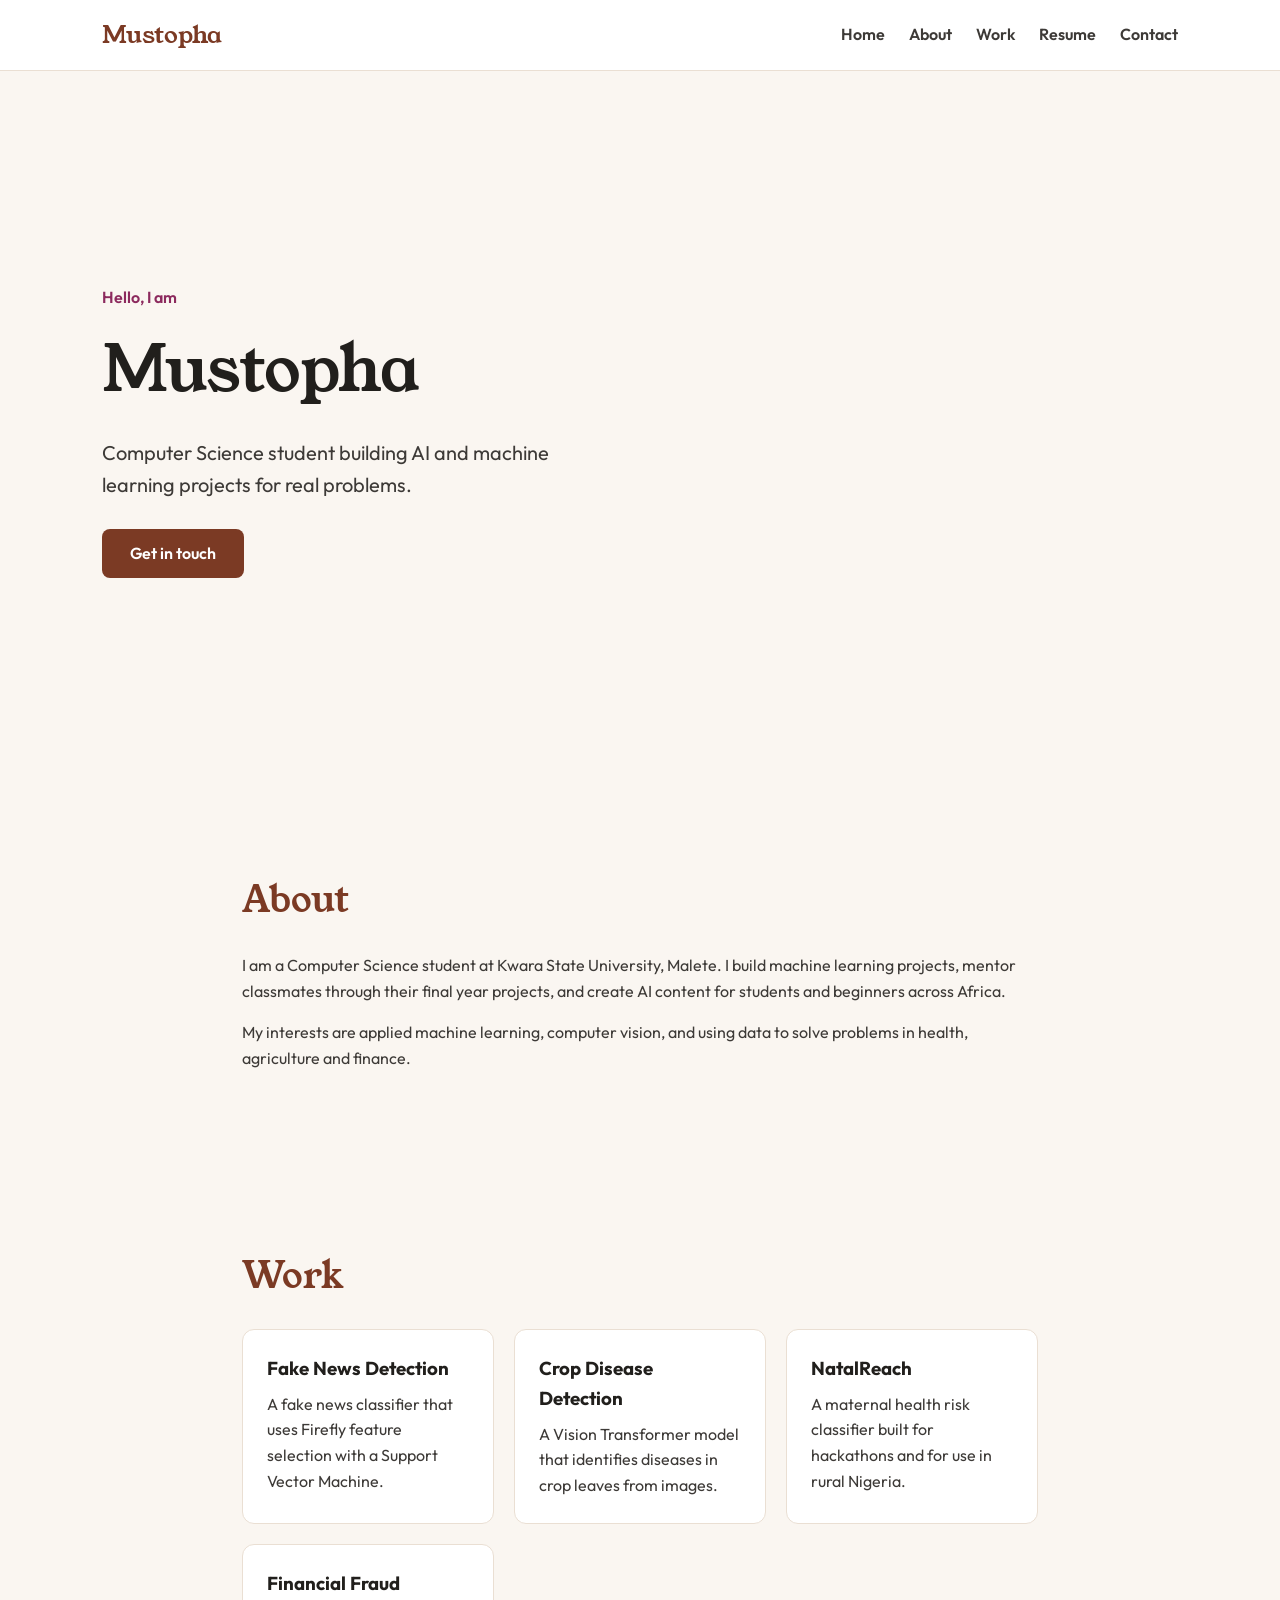
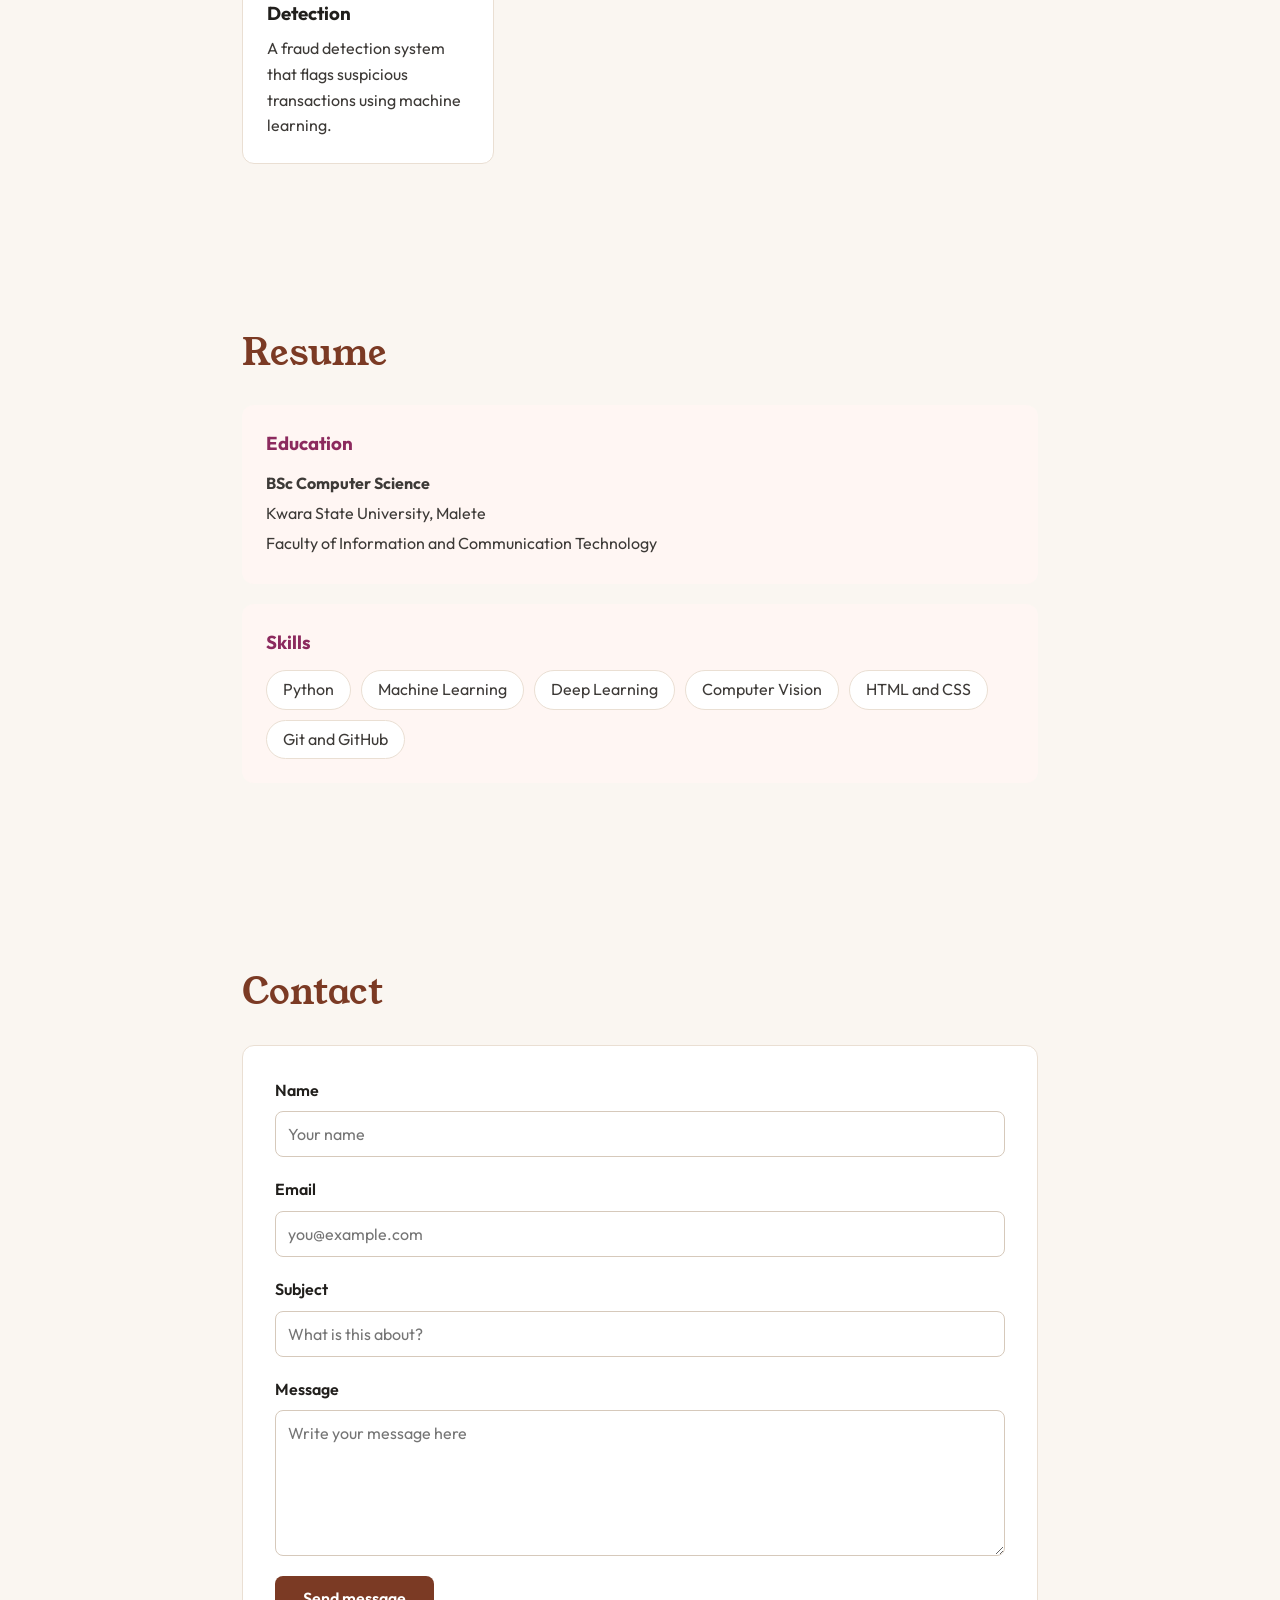
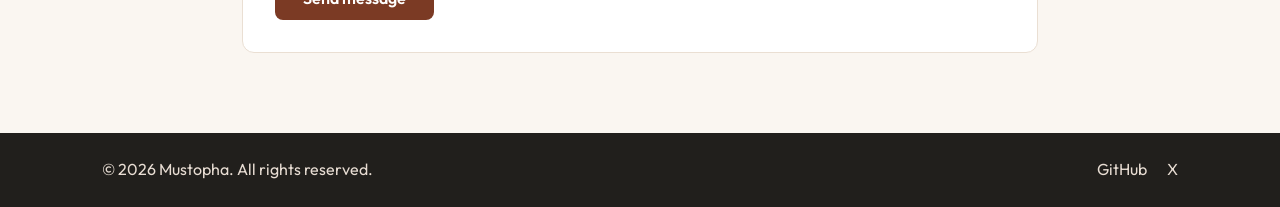
<file: index.html>
<!DOCTYPE html>
<html lang="en">
	<head>
		<meta charset="UTF-8" />
		<meta name="viewport" content="width=device-width, initial-scale=1.0" />
		<title>Mustopha | Portfolio</title>
		<link rel="preconnect" href="https://fonts.googleapis.com" />
		<link rel="preconnect" href="https://fonts.gstatic.com" crossorigin />
		<link
			href="https://fonts.googleapis.com/css2?family=Outfit:wght@300;400;600;700&family=Young+Serif&display=swap"
			rel="stylesheet" />
		<link rel="stylesheet" href="style.css" />
	</head>
	<body>
		<header class="navbar">
			<a href="#home" class="logo">Mustopha</a>
			<nav>
				<ul class="nav-links">
					<li><a href="#home">Home</a></li>
					<li><a href="#about">About</a></li>
					<li><a href="#work">Work</a></li>
					<li><a href="#resume">Resume</a></li>
					<li><a href="#contact">Contact</a></li>
				</ul>
			</nav>
		</header>

		<main>
			<section id="home" class="hero">
				<p class="eyebrow">Hello, I am</p>
				<h1>Mustopha</h1>
				<p class="tagline">Computer Science student building AI and machine learning projects for real problems.</p>
				<a href="#contact" class="btn">Get in touch</a>
			</section>

			<section id="about" class="section">
				<h2>About</h2>
				<p>
					I am a Computer Science student at Kwara State University, Malete. I build machine learning projects, mentor
					classmates through their final year projects, and create AI content for students and beginners across Africa.
				</p>
				<p>
					My interests are applied machine learning, computer vision, and using data to solve problems in health,
					agriculture and finance.
				</p>
			</section>

			<section id="work" class="section">
				<h2>Work</h2>
				<div class="cards">
					<article class="card">
						<h3>Fake News Detection</h3>
						<p>A fake news classifier that uses Firefly feature selection with a Support Vector Machine.</p>
					</article>
					<article class="card">
						<h3>Crop Disease Detection</h3>
						<p>A Vision Transformer model that identifies diseases in crop leaves from images.</p>
					</article>
					<article class="card">
						<h3>NatalReach</h3>
						<p>A maternal health risk classifier built for hackathons and for use in rural Nigeria.</p>
					</article>
					<article class="card">
						<h3>Financial Fraud Detection</h3>
						<p>A fraud detection system that flags suspicious transactions using machine learning.</p>
					</article>
				</div>
			</section>

			<section id="resume" class="section">
				<h2>Resume</h2>
				<div class="resume-block">
					<h3>Education</h3>
					<p><strong>BSc Computer Science</strong></p>
					<p>Kwara State University, Malete</p>
					<p>Faculty of Information and Communication Technology</p>
				</div>
				<div class="resume-block">
					<h3>Skills</h3>
					<ul class="skills">
						<li>Python</li>
						<li>Machine Learning</li>
						<li>Deep Learning</li>
						<li>Computer Vision</li>
						<li>HTML and CSS</li>
						<li>Git and GitHub</li>
					</ul>
				</div>
			</section>

			<section id="contact" class="section">
				<h2>Contact</h2>
				<form action="https://formsubmit.co/hammedmustopha2022@gmail.com" method="POST">
					<label for="name">Name</label>
					<input type="text" id="name" name="name" placeholder="Your name" required />

					<label for="email">Email</label>
					<input type="email" id="email" name="email" placeholder="you@example.com" required />

					<label for="subject">Subject</label>
					<input type="text" id="subject" name="subject" placeholder="What is this about?" />

					<label for="message">Message</label>
					<textarea id="message" name="message" rows="6" placeholder="Write your message here" required></textarea>

					<button type="submit" class="btn">Send message</button>
				</form>
			</section>
		</main>

		<footer class="footer">
			<p>&copy; 2026 Mustopha. All rights reserved.</p>
			<ul class="footer-links">
				<li><a href="https://github.com/Alimusy">GitHub</a></li>
				<li><a href="https://x.com/simplicity664">X</a></li>
			</ul>
		</footer>
	</body>
</html>
</file>
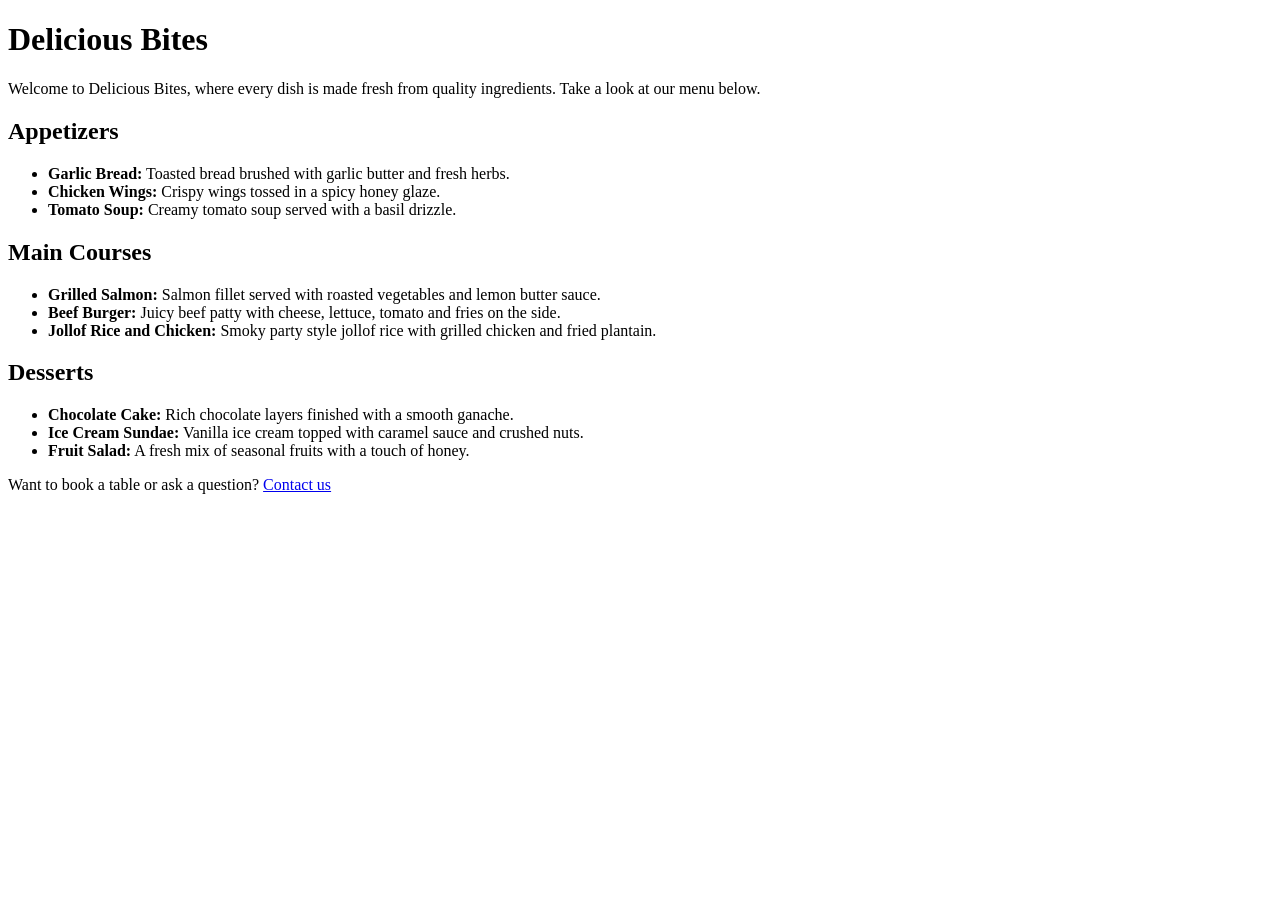
<file: restaurant-menu/index.html>
<!DOCTYPE html>
<html lang="en">
<head>
	<meta charset="UTF-8">
	<meta name="viewport" content="width=device-width, initial-scale=1.0">
	<title>Delicious Bites Menu</title>
</head>
<body>
	<h1>Delicious Bites</h1>
	<p>Welcome to Delicious Bites, where every dish is made fresh from quality ingredients. Take a look at our menu below.</p>

	<h2>Appetizers</h2>
	<ul>
		<li><strong>Garlic Bread:</strong> Toasted bread brushed with garlic butter and fresh herbs.</li>
		<li><strong>Chicken Wings:</strong> Crispy wings tossed in a spicy honey glaze.</li>
		<li><strong>Tomato Soup:</strong> Creamy tomato soup served with a basil drizzle.</li>
	</ul>

	<h2>Main Courses</h2>
	<ul>
		<li><strong>Grilled Salmon:</strong> Salmon fillet served with roasted vegetables and lemon butter sauce.</li>
		<li><strong>Beef Burger:</strong> Juicy beef patty with cheese, lettuce, tomato and fries on the side.</li>
		<li><strong>Jollof Rice and Chicken:</strong> Smoky party style jollof rice with grilled chicken and fried plantain.</li>
	</ul>

	<h2>Desserts</h2>
	<ul>
		<li><strong>Chocolate Cake:</strong> Rich chocolate layers finished with a smooth ganache.</li>
		<li><strong>Ice Cream Sundae:</strong> Vanilla ice cream topped with caramel sauce and crushed nuts.</li>
		<li><strong>Fruit Salad:</strong> A fresh mix of seasonal fruits with a touch of honey.</li>
	</ul>

	<p>Want to book a table or ask a question? <a href="contact.html">Contact us</a></p>
</body>
</html>
</file>
<file: style.css>
* {
	margin: 0;
	padding: 0;
	box-sizing: border-box;
}

html {
	scroll-behavior: smooth;
}

body {
	font-family: "Outfit", sans-serif;
	line-height: 1.6;
	color: #3d3a37;
	background-color: #faf6f1;
}

a {
	color: inherit;
	text-decoration: none;
}

ul {
	list-style: none;
}

.navbar {
	position: sticky;
	top: 0;
	z-index: 10;
	display: flex;
	justify-content: space-between;
	align-items: center;
	flex-wrap: wrap;
	gap: 12px;
	padding: 16px 8%;
	background-color: white;
	border-bottom: 1px solid #eadfd3;
}

.logo {
	font-family: "Young Serif", serif;
	font-size: 1.5rem;
	color: #7b3a24;
}

.nav-links {
	display: flex;
	flex-wrap: wrap;
	gap: 24px;
}

.nav-links a {
	font-weight: 600;
}

.nav-links a:hover {
	color: #7b3a24;
}

.hero {
	min-height: 80vh;
	display: flex;
	flex-direction: column;
	justify-content: center;
	align-items: flex-start;
	padding: 0 8%;
}

.eyebrow {
	color: #8c2a5e;
	font-weight: 600;
}

.hero h1 {
	font-family: "Young Serif", serif;
	font-weight: normal;
	font-size: 4rem;
	color: #211f1c;
	margin: 8px 0 16px;
}

.tagline {
	max-width: 520px;
	font-size: 1.25rem;
	margin-bottom: 28px;
}

.btn {
	display: inline-block;
	padding: 12px 28px;
	border: 0;
	border-radius: 8px;
	background-color: #7b3a24;
	color: white;
	font-family: inherit;
	font-size: 1rem;
	font-weight: 600;
	cursor: pointer;
}

.btn:hover {
	background-color: #5e2b1a;
}

.section {
	padding: 80px 8%;
	max-width: 1000px;
	margin: 0 auto;
}

.section h2 {
	font-family: "Young Serif", serif;
	font-weight: normal;
	font-size: 2.25rem;
	color: #7b3a24;
	margin-bottom: 24px;
}

.section p {
	margin-bottom: 16px;
}

.cards {
	display: grid;
	grid-template-columns: repeat(auto-fit, minmax(220px, 1fr));
	gap: 20px;
}

.card {
	background-color: white;
	padding: 24px;
	border-radius: 12px;
	border: 1px solid #eadfd3;
}

.card h3 {
	color: #211f1c;
	margin-bottom: 8px;
}

.card p {
	margin-bottom: 0;
}

.resume-block {
	background-color: #fff6f3;
	padding: 24px;
	border-radius: 12px;
	margin-bottom: 20px;
}

.resume-block h3 {
	color: #8c2a5e;
	margin-bottom: 12px;
}

.resume-block p {
	margin-bottom: 4px;
}

.skills {
	display: flex;
	flex-wrap: wrap;
	gap: 10px;
}

.skills li {
	background-color: white;
	padding: 6px 16px;
	border-radius: 20px;
	border: 1px solid #eadfd3;
}

form {
	display: flex;
	flex-direction: column;
	gap: 8px;
	background-color: white;
	padding: 32px;
	border-radius: 12px;
	border: 1px solid #eadfd3;
}

label {
	font-weight: 600;
	color: #211f1c;
}

input,
textarea {
	padding: 12px;
	border: 1px solid #d6c9bb;
	border-radius: 8px;
	font-family: inherit;
	font-size: 1rem;
	margin-bottom: 12px;
}

input:focus,
textarea:focus {
	outline: 2px solid #7b3a24;
	border-color: transparent;
}

form .btn {
	align-self: flex-start;
}

.footer {
	display: flex;
	justify-content: space-between;
	align-items: center;
	flex-wrap: wrap;
	gap: 12px;
	padding: 24px 8%;
	background-color: #211f1c;
	color: #e8ddd3;
}

.footer-links {
	display: flex;
	gap: 20px;
}

.footer-links a:hover {
	color: white;
}

@media (max-width: 600px) {
	.hero h1 {
		font-size: 3rem;
	}

	.nav-links {
		gap: 16px;
	}
}
</file>
